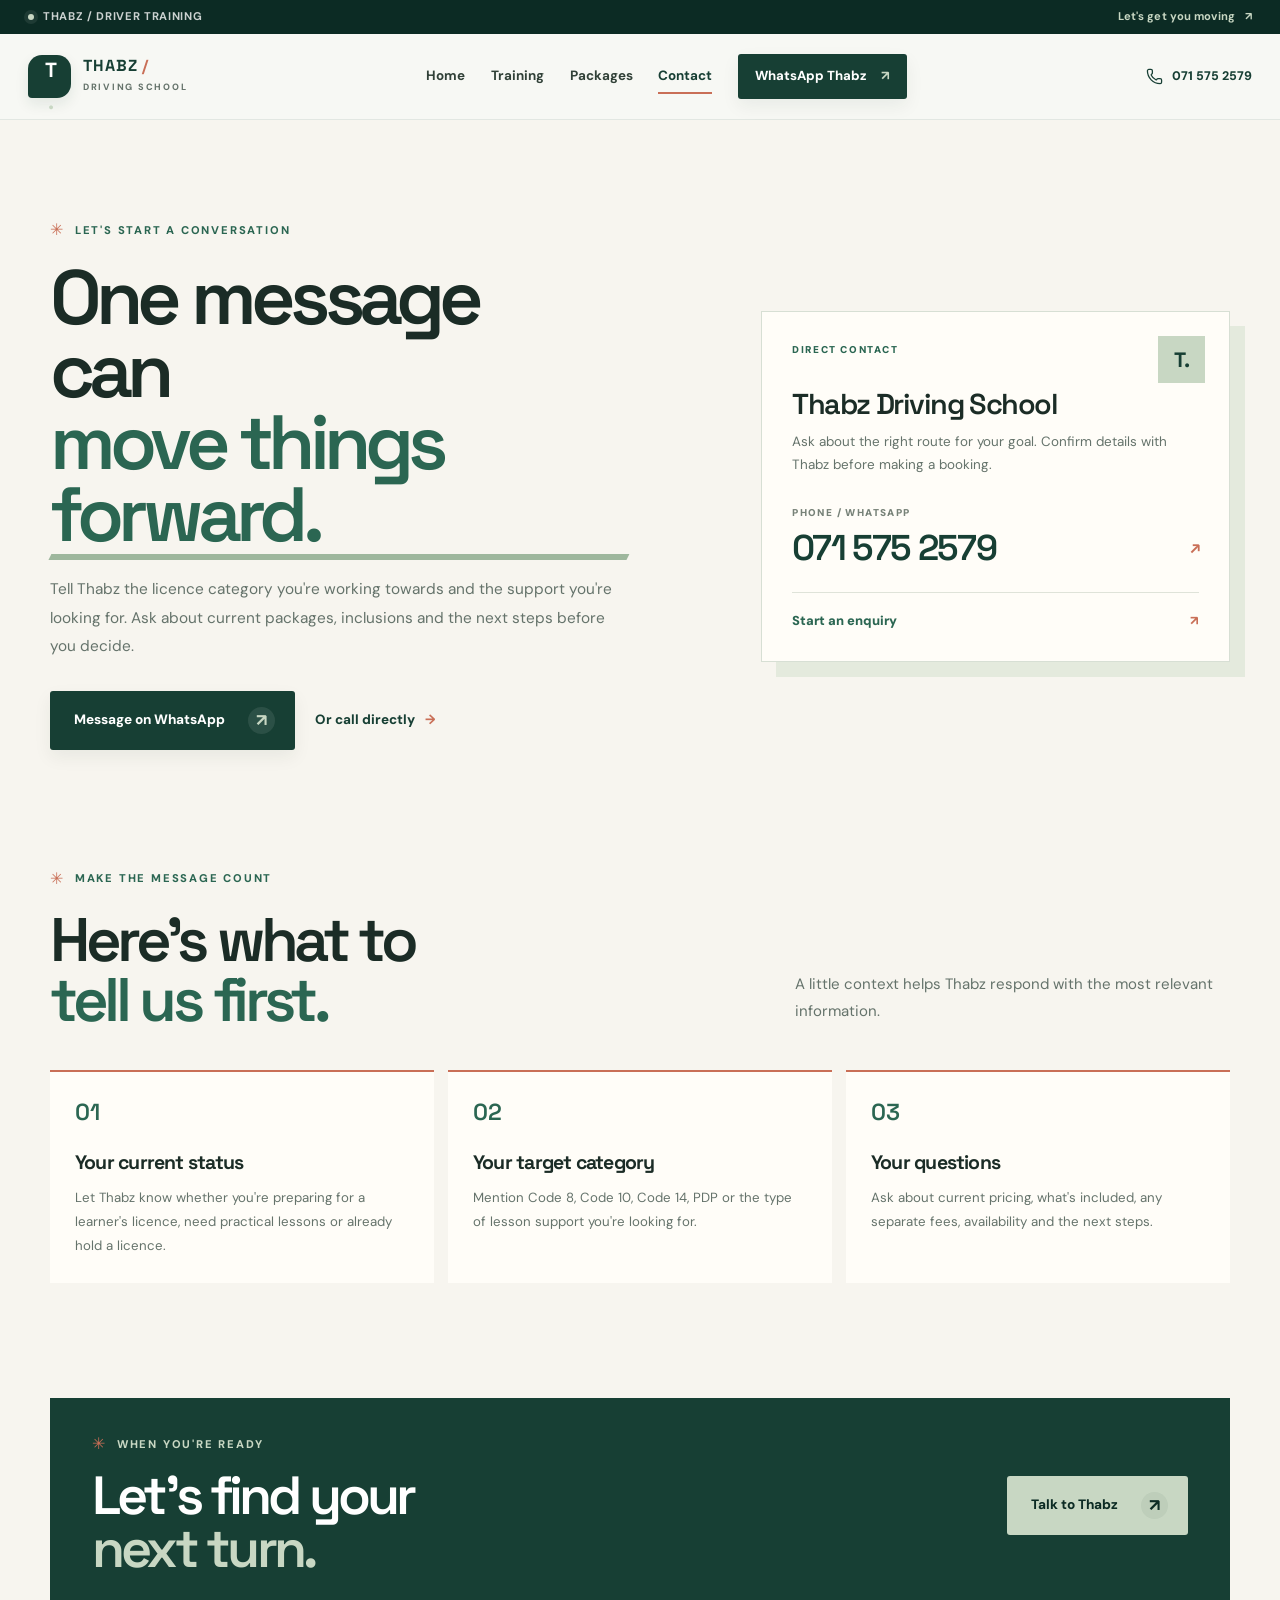
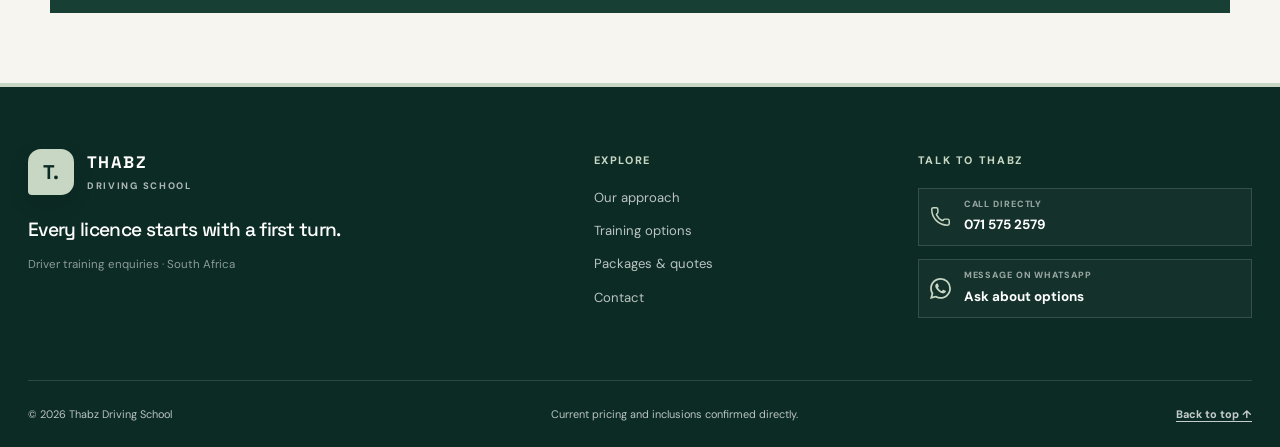
<file: contact.html>
<!doctype html>
<html lang="en-ZA">
<head>
  <meta charset="utf-8">
  <meta name="viewport" content="width=device-width, initial-scale=1">
  <meta name="theme-color" content="#173f34">
  <meta name="description" content="Contact Thabz Driving School to ask about learner's licence support, Code 8, Code 10, Code 14, PDP, driving lessons and current package details.">
  <meta property="og:title" content="Contact Thabz Driving School">
  <meta property="og:description" content="Tell Thabz what you need and ask about the next step, package inclusions and a current quote.">
  <meta property="og:type" content="website">
  <meta property="og:image" content="https://images.pexels.com/photos/9518029/pexels-photo-9518029.jpeg?auto=compress&amp;cs=tinysrgb&amp;w=1400">
  <meta name="twitter:card" content="summary_large_image">
  <meta name="twitter:title" content="Contact Thabz Driving School">
  <meta name="twitter:description" content="Tell Thabz what you need and ask about current package inclusions and a quote.">
  <meta name="twitter:image" content="https://images.pexels.com/photos/9518029/pexels-photo-9518029.jpeg?auto=compress&amp;cs=tinysrgb&amp;w=1400">
  <title>Contact Thabz Driving School | Enquiries &amp; Quotes</title>
  <link rel="icon" href="favicon.svg" type="image/svg+xml">
  <link rel="preconnect" href="https://fonts.googleapis.com">
  <link rel="preconnect" href="https://fonts.gstatic.com" crossorigin>
  <link href="https://fonts.googleapis.com/css2?family=DM+Sans:wght@400;500;600;700&family=Space+Grotesk:wght@400;500;600;700&display=swap" rel="stylesheet">
  <link rel="stylesheet" href="styles.css">
  <script defer src="script.js"></script>
</head>
<body class="inner-page">
  <a class="skip-link" href="#main-content">Skip to content</a>
  <div class="topline" id="page-top"><div class="topline-inner"><span class="topline-label"><span class="live-dot" aria-hidden="true"></span> THABZ / DRIVER TRAINING</span><a data-event="WHATSAPP_CLICK" href="https://wa.me/27715752579?text=Hi%20Thabz%20Driving%20School%2C%20I%27d%20like%20to%20enquire.">Let's get you moving <span aria-hidden="true">↗</span></a></div></div>
  <header class="site-header">
    <a class="brand" href="index.html" aria-label="Thabz Driving School home">
      <span class="brand-mark" aria-hidden="true">T<span>.</span></span>
      <span class="brand-type"><strong>THABZ<span class="brand-slash"> / </span></strong><small>DRIVING SCHOOL</small></span>
    </a>
    <button class="menu-toggle" type="button" aria-controls="primary-navigation" aria-expanded="false" aria-label="Open navigation menu"><span></span><span></span></button>
    <nav id="primary-navigation" aria-label="Main navigation">
      <a class="nav-link" href="index.html">Home</a>
      <a class="nav-link" href="services.html">Training</a>
      <a class="nav-link" href="index.html#prices">Packages</a>
      <a class="nav-link" aria-current="page" href="contact.html">Contact</a>
      <a class="nav-cta" data-event="WHATSAPP_CLICK" href="https://wa.me/27715752579?text=Hi%20Thabz%20Driving%20School%2C%20I%27d%20like%20to%20enquire.">WhatsApp Thabz <span aria-hidden="true">↗</span></a>
    </nav>
    <a class="header-call" data-event="PHONE_CLICK" href="tel:+27715752579" aria-label="Call Thabz on 071 575 2579"><svg viewBox="0 0 24 24" aria-hidden="true" focusable="false"><path d="M13.832 16.568a1 1 0 0 0 1.213-.303l.355-.465A2 2 0 0 1 17 15h3a2 2 0 0 1 2 2v3a2 2 0 0 1-2 2A18 18 0 0 1 2 4a2 2 0 0 1 2-2h3a2 2 0 0 1 2 2v3a2 2 0 0 1-.8 1.6l-.468.351a1 1 0 0 0-.292 1.233 14 14 0 0 0 6.392 6.384"/></svg><span>071 575 2579</span></a>
  </header>
  <main id="main-content" tabindex="-1">
    <section class="contact-page-hero">
      <div class="contact-page-copy"><p class="eyebrow"><span class="eyebrow-mark" aria-hidden="true">✳</span> LET'S START A CONVERSATION</p><h1>One message<br>can <em>move things forward.</em></h1><p>Tell Thabz the licence category you're working towards and the support you're looking for. Ask about current packages, inclusions and the next steps before you decide.</p><div class="contact-page-actions"><a class="button button-primary" data-event="WHATSAPP_CLICK" href="https://wa.me/27715752579?text=Hi%20Thabz%20Driving%20School%2C%20I%27d%20like%20help%20choosing%20a%20driving%20option.">Message on WhatsApp <span class="button-arrow" aria-hidden="true">↗</span></a><a class="text-link" href="tel:+27715752579">Or call directly <span aria-hidden="true">→</span></a></div></div>
      <aside class="contact-direct-card"><span class="contact-card-kicker">DIRECT CONTACT</span><div class="contact-card-emblem" aria-hidden="true">T.</div><h2>Thabz Driving School</h2><p>Ask about the right route for your goal. Confirm details with Thabz before making a booking.</p><div class="direct-number-label">PHONE / WHATSAPP</div><a class="direct-number" data-event="PHONE_CLICK" href="tel:+27715752579">071 575 2579 <span aria-hidden="true">↗</span></a><div class="contact-card-rule"></div><a class="direct-whatsapp" data-event="WHATSAPP_CLICK" href="https://wa.me/27715752579?text=Hi%20Thabz%20Driving%20School%2C%20I%27d%20like%20to%20enquire.">Start an enquiry <span aria-hidden="true">↗</span></a></aside>
    </section>
    <section class="message-guide section-shell">
      <div class="section-heading"><div><p class="eyebrow"><span class="eyebrow-mark" aria-hidden="true">✳</span> MAKE THE MESSAGE COUNT</p><h2>Here's what to<br><span>tell us first.</span></h2></div><p class="section-description">A little context helps Thabz respond with the most relevant information.</p></div>
      <div class="message-guide-grid"><article><span>01</span><h3>Your current status</h3><p>Let Thabz know whether you're preparing for a learner's licence, need practical lessons or already hold a licence.</p></article><article><span>02</span><h3>Your target category</h3><p>Mention Code 8, Code 10, Code 14, PDP or the type of lesson support you're looking for.</p></article><article><span>03</span><h3>Your questions</h3><p>Ask about current pricing, what's included, any separate fees, availability and the next steps.</p></article></div>
    </section>
    <section class="contact-bottom-cta"><div><p class="eyebrow eyebrow-light"><span class="eyebrow-mark" aria-hidden="true">✳</span> WHEN YOU'RE READY</p><h2>Let's find your<br><span>next turn.</span></h2></div><a class="button button-lime" data-event="WHATSAPP_CLICK" href="https://wa.me/27715752579?text=Hi%20Thabz%2C%20I%27m%20ready%20to%20discuss%20my%20driving%20options.">Talk to Thabz <span class="button-arrow" aria-hidden="true">↗</span></a></section>
  </main>
  <footer class="site-footer">
    <div class="footer-main">
      <div class="footer-identity">
        <a class="footer-brand" href="index.html" aria-label="Thabz Driving School home"><span class="footer-brand-mark" aria-hidden="true">T.</span><span><strong>THABZ</strong><small>DRIVING SCHOOL</small></span></a>
        <p>Every licence starts with a first turn.</p>
        <span class="footer-location-note">Driver training enquiries · South Africa</span>
      </div>
      <div class="footer-column">
        <h2>Explore</h2>
        <a href="index.html#approach">Our approach</a><a href="services.html">Training options</a><a href="index.html#prices">Packages &amp; quotes</a><a href="contact.html">Contact</a>
      </div>
      <div class="footer-column footer-connect">
        <h2>Talk to Thabz</h2>
        <a class="footer-contact-link" data-event="PHONE_CLICK" href="tel:+27715752579"><svg viewBox="0 0 24 24" aria-hidden="true" focusable="false"><path d="M13.832 16.568a1 1 0 0 0 1.213-.303l.355-.465A2 2 0 0 1 17 15h3a2 2 0 0 1 2 2v3a2 2 0 0 1-2 2A18 18 0 0 1 2 4a2 2 0 0 1 2-2h3a2 2 0 0 1 2 2v3a2 2 0 0 1-.8 1.6l-.468.351a1 1 0 0 0-.292 1.233 14 14 0 0 0 6.392 6.384"/></svg><span><small>CALL DIRECTLY</small><strong>071 575 2579</strong></span></a>
        <a class="footer-contact-link" data-event="WHATSAPP_CLICK" href="https://wa.me/27715752579?text=Hi%20Thabz%20Driving%20School%2C%20I%27d%20like%20to%20enquire."><svg viewBox="0 0 24 24" aria-hidden="true" focusable="false"><path d="M17.472 14.382c-.297-.149-1.758-.867-2.03-.967-.273-.099-.471-.148-.67.15-.197.297-.767.966-.94 1.164-.173.199-.347.223-.644.075-.297-.15-1.255-.463-2.39-1.475-.883-.788-1.48-1.761-1.653-2.059-.173-.297-.018-.458.13-.606.134-.133.298-.347.446-.52.149-.174.198-.298.298-.497.099-.198.05-.371-.025-.52-.075-.149-.669-1.612-.916-2.207-.242-.579-.487-.5-.669-.51-.173-.008-.371-.01-.57-.01-.198 0-.52.074-.792.372-.272.297-1.04 1.016-1.04 2.479 0 1.462 1.065 2.875 1.213 3.074.149.198 2.096 3.2 5.077 4.487.709.306 1.262.489 1.694.625.712.227 1.36.195 1.871.118.571-.085 1.758-.719 2.006-1.413.248-.694.248-1.289.173-1.413-.074-.124-.272-.198-.57-.347m-5.421 7.403h-.004a9.87 9.87 0 0 1-5.031-1.378l-.361-.214-3.741.982.998-3.648-.235-.374a9.86 9.86 0 0 1-1.51-5.26c.001-5.45 4.436-9.884 9.888-9.884 2.64 0 5.122 1.03 6.988 2.898a9.825 9.825 0 0 1 2.893 6.994c-.003 5.45-4.437 9.884-9.885 9.884m8.413-18.297A11.815 11.815 0 0 0 12.05 0C5.495 0 .16 5.335.157 11.892c0 2.096.547 4.142 1.588 5.945L.057 24l6.305-1.654a11.882 11.882 0 0 0 5.683 1.448h.005c6.554 0 11.89-5.335 11.893-11.893a11.821 11.821 0 0 0-3.48-8.413Z"/></svg><span><small>MESSAGE ON WHATSAPP</small><strong>Ask about options</strong></span></a>
      </div>
    </div>
    <div class="footer-bottom">
      <span>© <span data-current-year>2026</span> Thabz Driving School</span><span class="footer-legal-note">Current pricing and inclusions confirmed directly.</span><a class="footer-top-link" href="#page-top">Back to top ↑</a>
    </div>
  </footer>
</body>
</html>
</file>
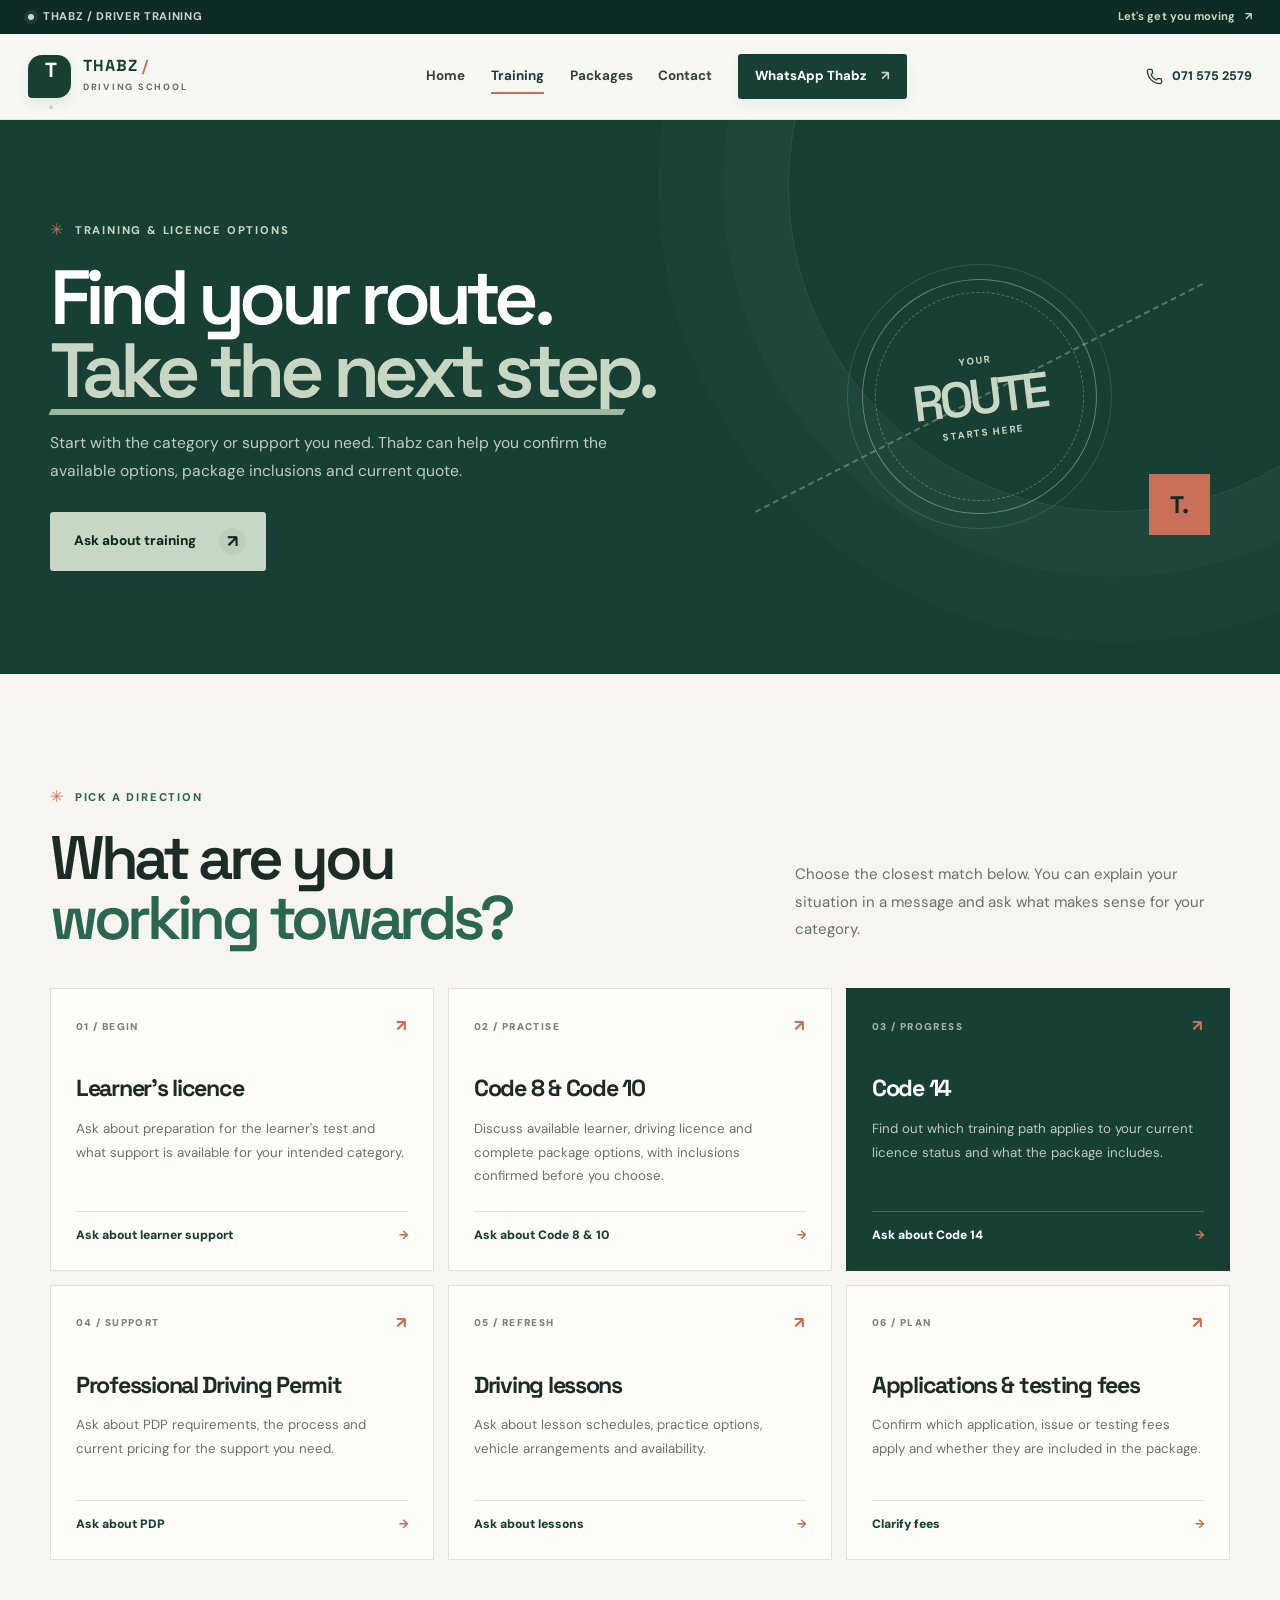
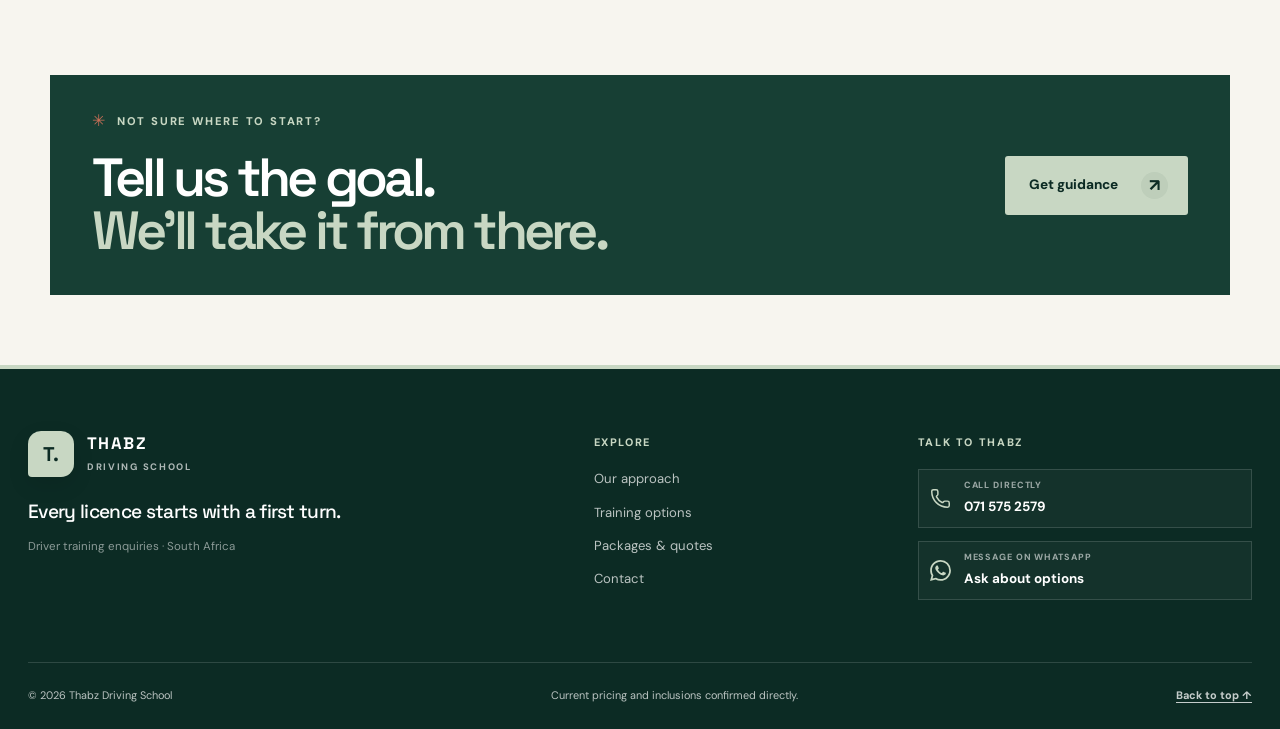
<file: services.html>
<!doctype html>
<html lang="en-ZA">
<head>
  <meta charset="utf-8">
  <meta name="viewport" content="width=device-width, initial-scale=1">
  <meta name="theme-color" content="#173f34">
  <meta name="description" content="Explore Thabz Driving School's learner's licence, Code 8, Code 10, Code 14, PDP and driving lesson options. Ask for current details directly.">
  <meta property="og:title" content="Training Options | Thabz Driving School">
  <meta property="og:description" content="Find the licence route you need and ask Thabz about training, package inclusions and current pricing.">
  <meta property="og:type" content="website">
  <meta property="og:image" content="https://images.pexels.com/photos/9518029/pexels-photo-9518029.jpeg?auto=compress&amp;cs=tinysrgb&amp;w=1400">
  <meta name="twitter:card" content="summary_large_image">
  <meta name="twitter:title" content="Training Options | Thabz Driving School">
  <meta name="twitter:description" content="Explore licence options and ask Thabz about training, package inclusions and current pricing.">
  <meta name="twitter:image" content="https://images.pexels.com/photos/9518029/pexels-photo-9518029.jpeg?auto=compress&amp;cs=tinysrgb&amp;w=1400">
  <title>Training Options | Thabz Driving School</title>
  <link rel="icon" href="favicon.svg" type="image/svg+xml">
  <link rel="preconnect" href="https://fonts.googleapis.com">
  <link rel="preconnect" href="https://fonts.gstatic.com" crossorigin>
  <link href="https://fonts.googleapis.com/css2?family=DM+Sans:wght@400;500;600;700&family=Space+Grotesk:wght@400;500;600;700&display=swap" rel="stylesheet">
  <link rel="stylesheet" href="styles.css">
  <script defer src="script.js"></script>
</head>
<body class="inner-page">
  <a class="skip-link" href="#main-content">Skip to content</a>
  <div class="topline" id="page-top"><div class="topline-inner"><span class="topline-label"><span class="live-dot" aria-hidden="true"></span> THABZ / DRIVER TRAINING</span><a data-event="WHATSAPP_CLICK" href="https://wa.me/27715752579?text=Hi%20Thabz%2C%20I%27d%20like%20to%20ask%20about%20training%20options.">Let's get you moving <span aria-hidden="true">↗</span></a></div></div>
  <header class="site-header">
    <a class="brand" href="index.html" aria-label="Thabz Driving School home">
      <span class="brand-mark" aria-hidden="true">T<span>.</span></span>
      <span class="brand-type"><strong>THABZ<span class="brand-slash"> / </span></strong><small>DRIVING SCHOOL</small></span>
    </a>
    <button class="menu-toggle" type="button" aria-controls="primary-navigation" aria-expanded="false" aria-label="Open navigation menu"><span></span><span></span></button>
    <nav id="primary-navigation" aria-label="Main navigation">
      <a class="nav-link" href="index.html">Home</a>
      <a class="nav-link" aria-current="page" href="services.html">Training</a>
      <a class="nav-link" href="index.html#prices">Packages</a>
      <a class="nav-link" href="contact.html">Contact</a>
      <a class="nav-cta" data-event="WHATSAPP_CLICK" href="https://wa.me/27715752579?text=Hi%20Thabz%20Driving%20School%2C%20I%27d%20like%20to%20enquire.">WhatsApp Thabz <span aria-hidden="true">↗</span></a>
    </nav>
    <a class="header-call" data-event="PHONE_CLICK" href="tel:+27715752579" aria-label="Call Thabz on 071 575 2579"><svg viewBox="0 0 24 24" aria-hidden="true" focusable="false"><path d="M13.832 16.568a1 1 0 0 0 1.213-.303l.355-.465A2 2 0 0 1 17 15h3a2 2 0 0 1 2 2v3a2 2 0 0 1-2 2A18 18 0 0 1 2 4a2 2 0 0 1 2-2h3a2 2 0 0 1 2 2v3a2 2 0 0 1-.8 1.6l-.468.351a1 1 0 0 0-.292 1.233 14 14 0 0 0 6.392 6.384"/></svg><span>071 575 2579</span></a>
  </header>
  <main id="main-content" tabindex="-1">
    <section class="inner-hero">
      <div class="inner-hero-copy"><p class="eyebrow eyebrow-light"><span class="eyebrow-mark" aria-hidden="true">✳</span> TRAINING &amp; LICENCE OPTIONS</p><h1>Find your route.<br><em>Take the next step.</em></h1><p>Start with the category or support you need. Thabz can help you confirm the available options, package inclusions and current quote.</p><a class="button button-lime" data-event="WHATSAPP_CLICK" href="https://wa.me/27715752579?text=Hi%20Thabz%2C%20please%20help%20me%20understand%20the%20training%20options.">Ask about training <span class="button-arrow" aria-hidden="true">↗</span></a></div>
      <div class="inner-hero-art" aria-hidden="true"><div class="route-circle"><span>YOUR</span><strong>ROUTE</strong><span>STARTS HERE</span></div><div class="route-art-line"></div><span class="route-art-mark">T.</span></div>
    </section>
    <section class="service-detail-section section-shell">
      <div class="section-heading"><div><p class="eyebrow"><span class="eyebrow-mark" aria-hidden="true">✳</span> PICK A DIRECTION</p><h2>What are you<br><span>working towards?</span></h2></div><p class="section-description">Choose the closest match below. You can explain your situation in a message and ask what makes sense for your category.</p></div>
      <div class="service-detail-grid">
        <article class="service-detail-card"><div class="service-card-top"><span>01 / BEGIN</span><span aria-hidden="true">↗</span></div><h3>Learner's licence</h3><p>Ask about preparation for the learner's test and what support is available for your intended category.</p><a data-event="WHATSAPP_CLICK" href="https://wa.me/27715752579?text=Hi%20Thabz%2C%20I%27d%20like%20to%20ask%20about%20learner%27s%20licence%20support.">Ask about learner support <span aria-hidden="true">→</span></a></article>
        <article class="service-detail-card"><div class="service-card-top"><span>02 / PRACTISE</span><span aria-hidden="true">↗</span></div><h3>Code 8 &amp; Code 10</h3><p>Discuss available learner, driving licence and complete package options, with inclusions confirmed before you choose.</p><a data-event="WHATSAPP_CLICK" href="https://wa.me/27715752579?text=Hi%20Thabz%2C%20please%20share%20the%20current%20Code%208%20and%20Code%2010%20options.">Ask about Code 8 &amp; 10 <span aria-hidden="true">→</span></a></article>
        <article class="service-detail-card service-detail-card-dark"><div class="service-card-top"><span>03 / PROGRESS</span><span aria-hidden="true">↗</span></div><h3>Code 14</h3><p>Find out which training path applies to your current licence status and what the package includes.</p><a data-event="WHATSAPP_CLICK" href="https://wa.me/27715752579?text=Hi%20Thabz%2C%20please%20share%20the%20current%20Code%2014%20options.">Ask about Code 14 <span aria-hidden="true">→</span></a></article>
        <article class="service-detail-card" id="pdp"><div class="service-card-top"><span>04 / SUPPORT</span><span aria-hidden="true">↗</span></div><h3>Professional Driving Permit</h3><p>Ask about PDP requirements, the process and current pricing for the support you need.</p><a data-event="WHATSAPP_CLICK" href="https://wa.me/27715752579?text=Hi%20Thabz%2C%20please%20explain%20the%20PDP%20option%20and%20current%20requirements.">Ask about PDP <span aria-hidden="true">→</span></a></article>
        <article class="service-detail-card" id="lessons"><div class="service-card-top"><span>05 / REFRESH</span><span aria-hidden="true">↗</span></div><h3>Driving lessons</h3><p>Ask about lesson schedules, practice options, vehicle arrangements and availability.</p><a data-event="WHATSAPP_CLICK" href="https://wa.me/27715752579?text=Hi%20Thabz%2C%20please%20tell%20me%20about%20driving%20lesson%20availability%20and%20options.">Ask about lessons <span aria-hidden="true">→</span></a></article>
        <article class="service-detail-card" id="fees"><div class="service-card-top"><span>06 / PLAN</span><span aria-hidden="true">↗</span></div><h3>Applications &amp; testing fees</h3><p>Confirm which application, issue or testing fees apply and whether they are included in the package.</p><a data-event="WHATSAPP_CLICK" href="https://wa.me/27715752579?text=Hi%20Thabz%2C%20please%20clarify%20the%20application%20and%20testing%20fees%20for%20my%20licence%20category.">Clarify fees <span aria-hidden="true">→</span></a></article>
      </div>
    </section>
    <section class="service-close"><div><p class="eyebrow eyebrow-light"><span class="eyebrow-mark" aria-hidden="true">✳</span> NOT SURE WHERE TO START?</p><h2>Tell us the goal.<br><span>We'll take it from there.</span></h2></div><a class="button button-lime" data-event="WHATSAPP_CLICK" href="https://wa.me/27715752579?text=Hi%20Thabz%2C%20I%27m%20not%20sure%20which%20option%20fits%20my%20situation.%20Can%20you%20guide%20me%3F">Get guidance <span class="button-arrow" aria-hidden="true">↗</span></a></section>
  </main>
  <footer class="site-footer">
    <div class="footer-main">
      <div class="footer-identity">
        <a class="footer-brand" href="index.html" aria-label="Thabz Driving School home"><span class="footer-brand-mark" aria-hidden="true">T.</span><span><strong>THABZ</strong><small>DRIVING SCHOOL</small></span></a>
        <p>Every licence starts with a first turn.</p>
        <span class="footer-location-note">Driver training enquiries · South Africa</span>
      </div>
      <div class="footer-column">
        <h2>Explore</h2>
        <a href="index.html#approach">Our approach</a><a href="services.html">Training options</a><a href="index.html#prices">Packages &amp; quotes</a><a href="contact.html">Contact</a>
      </div>
      <div class="footer-column footer-connect">
        <h2>Talk to Thabz</h2>
        <a class="footer-contact-link" data-event="PHONE_CLICK" href="tel:+27715752579"><svg viewBox="0 0 24 24" aria-hidden="true" focusable="false"><path d="M13.832 16.568a1 1 0 0 0 1.213-.303l.355-.465A2 2 0 0 1 17 15h3a2 2 0 0 1 2 2v3a2 2 0 0 1-2 2A18 18 0 0 1 2 4a2 2 0 0 1 2-2h3a2 2 0 0 1 2 2v3a2 2 0 0 1-.8 1.6l-.468.351a1 1 0 0 0-.292 1.233 14 14 0 0 0 6.392 6.384"/></svg><span><small>CALL DIRECTLY</small><strong>071 575 2579</strong></span></a>
        <a class="footer-contact-link" data-event="WHATSAPP_CLICK" href="https://wa.me/27715752579?text=Hi%20Thabz%20Driving%20School%2C%20I%27d%20like%20to%20enquire."><svg viewBox="0 0 24 24" aria-hidden="true" focusable="false"><path d="M17.472 14.382c-.297-.149-1.758-.867-2.03-.967-.273-.099-.471-.148-.67.15-.197.297-.767.966-.94 1.164-.173.199-.347.223-.644.075-.297-.15-1.255-.463-2.39-1.475-.883-.788-1.48-1.761-1.653-2.059-.173-.297-.018-.458.13-.606.134-.133.298-.347.446-.52.149-.174.198-.298.298-.497.099-.198.05-.371-.025-.52-.075-.149-.669-1.612-.916-2.207-.242-.579-.487-.5-.669-.51-.173-.008-.371-.01-.57-.01-.198 0-.52.074-.792.372-.272.297-1.04 1.016-1.04 2.479 0 1.462 1.065 2.875 1.213 3.074.149.198 2.096 3.2 5.077 4.487.709.306 1.262.489 1.694.625.712.227 1.36.195 1.871.118.571-.085 1.758-.719 2.006-1.413.248-.694.248-1.289.173-1.413-.074-.124-.272-.198-.57-.347m-5.421 7.403h-.004a9.87 9.87 0 0 1-5.031-1.378l-.361-.214-3.741.982.998-3.648-.235-.374a9.86 9.86 0 0 1-1.51-5.26c.001-5.45 4.436-9.884 9.888-9.884 2.64 0 5.122 1.03 6.988 2.898a9.825 9.825 0 0 1 2.893 6.994c-.003 5.45-4.437 9.884-9.885 9.884m8.413-18.297A11.815 11.815 0 0 0 12.05 0C5.495 0 .16 5.335.157 11.892c0 2.096.547 4.142 1.588 5.945L.057 24l6.305-1.654a11.882 11.882 0 0 0 5.683 1.448h.005c6.554 0 11.89-5.335 11.893-11.893a11.821 11.821 0 0 0-3.48-8.413Z"/></svg><span><small>MESSAGE ON WHATSAPP</small><strong>Ask about options</strong></span></a>
      </div>
    </div>
    <div class="footer-bottom">
      <span>© <span data-current-year>2026</span> Thabz Driving School</span><span class="footer-legal-note">Current pricing and inclusions confirmed directly.</span><a class="footer-top-link" href="#page-top">Back to top ↑</a>
    </div>
  </footer>
</body>
</html>
</file>
<file: styles.css>
:root {
  color-scheme: light;
  --forest: #173f34;
  --forest-deep: #0c2b24;
  --forest-bright: #2b6652;
  --lime: #c8d7c3;
  --lime-dark: #9eb79d;
  --paper: #f7f5ef;
  --paper-2: #eeeee5;
  --white: #fffdf8;
  --ink: #1b2c26;
  --muted: #65736b;
  --line: #dfe3d9;
  --coral: #c96f57;
  --font-body: "DM Sans", Arial, sans-serif;
  --font-display: "Space Grotesk", "DM Sans", sans-serif;
  font-synthesis: none;
  text-rendering: optimizeLegibility;
  -webkit-font-smoothing: antialiased;
  -moz-osx-font-smoothing: grayscale;
}
* { box-sizing: border-box; }
html { scroll-behavior: smooth; scroll-padding-top: 104px; }
body { margin: 0; color: var(--ink); background: var(--paper); font-family: var(--font-body); line-height: 1.55; overflow-x: clip; }
body, button, a { -webkit-tap-highlight-color: transparent; }
img, svg { display: block; max-width: 100%; }
a { color: inherit; }
button, input, textarea, select { font: inherit; }
button { cursor: pointer; }
::selection { color: var(--forest-deep); background: var(--lime); }
a:focus-visible, button:focus-visible, summary:focus-visible { outline: 3px solid var(--coral); outline-offset: 4px; }
h1, h2, h3, p { overflow-wrap: break-word; }
h1, h2, h3 { font-family: var(--font-display); }
h1 { margin: 0; font-size: clamp(3.35rem, 6.4vw, 6.6rem); line-height: .94; font-weight: 600; letter-spacing: -.075em; }
h1 em, h2 em { font-style: normal; }
h1 em { color: var(--forest-bright); display: inline-block; position: relative; }
h1 em::after { position: absolute; content: ""; left: 0; right: 5%; bottom: -.12em; height: .075em; min-height: 4px; background: var(--lime-dark); transform: skewX(-26deg); transform-origin: left; animation: underline-in .8s .35s both cubic-bezier(.2,.7,.1,1); }
h2 { margin: 0; font-size: clamp(2.6rem, 4.8vw, 4.4rem); line-height: .98; font-weight: 600; letter-spacing: -.07em; }
h2 > span { color: var(--forest-bright); }
p { margin-top: 0; }
.eyebrow { display: flex; align-items: center; gap: 10px; margin: 0 0 23px; color: var(--forest-bright); font-size: .7rem; line-height: 1.3; font-weight: 800; letter-spacing: .16em; text-transform: uppercase; }
.eyebrow-mark { color: var(--coral); font-size: 1rem; line-height: 1; }
.eyebrow-light { color: var(--lime); }
.skip-link { position: fixed; z-index: 1000; top: -100px; left: 16px; padding: 12px 16px; border-radius: 4px; background: var(--lime); color: var(--forest-deep); font-weight: 800; text-decoration: none; }
.skip-link:focus { top: 14px; }
.topline { background: var(--forest-deep); color: #ffffffc9; }
.topline-inner { width: min(1320px, calc(100% - 56px)); min-height: 34px; margin: auto; display: flex; align-items: center; justify-content: space-between; gap: 16px; font-size: .7rem; letter-spacing: .06em; }
.topline-label { display: inline-flex; align-items: center; gap: 9px; font-weight: 700; }
.live-dot { width: 6px; height: 6px; display: inline-block; border-radius: 50%; background: var(--lime); box-shadow: 0 0 0 4px #c8d7c318; }
.topline-inner > a { display: inline-flex; align-items: center; gap: 10px; color: var(--lime); font-weight: 700; text-decoration: none; letter-spacing: .01em; }
.topline-inner > a span { transition: transform .2s ease; }
.topline-inner > a:hover span { transform: translate(3px,-3px); }
.site-header { position: sticky; z-index: 100; top: 0; min-height: 82px; padding: 0 max(28px, calc((100% - 1320px) / 2)); display: flex; align-items: center; justify-content: space-between; gap: 28px; background: #f5f4edf0; border-bottom: 1px solid #1a3d2b12; backdrop-filter: blur(16px); transition: box-shadow .25s ease, background .25s ease; }
.site-header.is-scrolled { background: #f5f4edf7; box-shadow: 0 10px 30px #092a2010; }
.brand { display: inline-flex; align-items: center; gap: 12px; flex-shrink: 0; text-decoration: none; }
.brand-mark { position: relative; display: grid; place-items: center; width: 43px; height: 43px; border-radius: 14px 14px 14px 4px; background: var(--forest); color: white; font-family: var(--font-display); font-size: 1.28rem; font-weight: 700; letter-spacing: -.1em; box-shadow: 0 6px 14px #103b2c18; }
.brand-mark > span { color: var(--lime); }
.brand-type strong, .brand-type small { display: block; }
.brand-type strong { color: var(--forest); font: 700 1rem/1 var(--font-display); letter-spacing: .055em; }
.brand-slash { color: var(--coral); }
.brand-type small { margin-top: 6px; color: var(--muted); font-size: .57rem; font-weight: 800; letter-spacing: .19em; }
.site-header nav { display: flex; align-items: center; justify-content: flex-end; gap: clamp(20px, 3vw, 42px); }
.nav-link { position: relative; padding: 12px 0; color: #314138; font-size: .84rem; font-weight: 700; text-decoration: none; transition: color .2s ease; }
.nav-link::after { position: absolute; content: ""; bottom: 5px; left: 0; width: 100%; height: 2px; background: var(--coral); transform: scaleX(0); transform-origin: right; transition: transform .25s cubic-bezier(.2,.7,.2,1); }
.nav-link:hover, .nav-link.is-current { color: var(--forest-bright); }
.nav-link:hover::after, .nav-link.is-current::after { transform: scaleX(1); transform-origin: left; }
.nav-cta { min-height: 44px; padding: 12px 16px 12px 19px; display: inline-flex; align-items: center; justify-content: center; gap: 20px; border-radius: 3px; background: var(--forest); color: white; font-size: .82rem; font-weight: 800; text-decoration: none; transition: background .2s ease, transform .2s ease; }
.nav-cta span { color: var(--lime); transition: transform .2s ease; }
.nav-cta:hover { background: var(--forest-bright); transform: translateY(-1px); }
.nav-cta:hover span { transform: translate(2px,-2px); }
.menu-toggle { display: none; }
.hero { position: relative; width: min(1320px, calc(100% - 56px)); min-height: 630px; margin: auto; padding: clamp(56px, 7vw, 94px) 0 clamp(74px, 8vw, 110px); display: grid; grid-template-columns: minmax(0, .92fr) minmax(440px, 1.08fr); align-items: center; gap: clamp(42px, 6vw, 100px); }
.hero-copy { position: relative; z-index: 2; max-width: 640px; padding-bottom: 8px; }
.hero-copy .eyebrow { margin-bottom: 27px; }
.hero-intro { max-width: 500px; margin: 27px 0 0; color: #526056; font-size: clamp(1rem, 1.2vw, 1.13rem); line-height: 1.8; }
.hero-actions, .contact-page-actions { display: flex; align-items: center; flex-wrap: wrap; gap: 22px; margin-top: 31px; }
.button { min-height: 52px; padding: 15px 19px 15px 23px; display: inline-flex; align-items: center; justify-content: center; gap: 23px; border: 1px solid transparent; border-radius: 3px; font-size: .85rem; font-weight: 800; line-height: 1.1; text-decoration: none; transition: transform .2s ease, background .2s ease, box-shadow .2s ease; }
.button-primary { background: var(--forest); color: white; box-shadow: 0 8px 0 #103b2c13; }
.button-primary:hover { background: var(--forest-bright); transform: translateY(-3px); box-shadow: 0 12px 20px #103b2c19; }
.button-arrow { display: inline-grid; place-items: center; width: 27px; height: 27px; border-radius: 50%; background: #ffffff17; color: var(--lime); font-size: 1.08rem; transition: transform .2s ease; }
.button:hover .button-arrow { transform: translate(2px,-2px); }
.button-lime { background: var(--lime); color: var(--forest-deep); }
.button-lime .button-arrow { color: var(--forest-deep); background: #103b2c0e; }
.button-lime:hover { background: #d8e4d3; transform: translateY(-2px); }
.text-link { display: inline-flex; align-items: center; gap: 10px; color: var(--forest); font-size: .84rem; font-weight: 800; text-decoration: none; }
.text-link > span { color: var(--coral); transition: transform .2s ease; }
.text-link:hover > span { transform: translate(0,3px); }
.hero-meta { display: flex; align-items: center; flex-wrap: wrap; gap: 13px; margin-top: 35px; color: #57665b; font-size: .72rem; font-weight: 750; }
.hero-meta i { width: 4px; height: 4px; border-radius: 50%; background: var(--coral); }
.hero-note { display: flex; align-items: center; gap: 10px; margin-top: 23px; color: #6c776e; font-size: .72rem; }
.hero-note-line { display: inline-block; width: 30px; height: 1px; background: var(--coral); }
.hero-visual { position: relative; min-width: 0; padding: 0 0 25px 17px; }
.hero-photo-frame { position: relative; z-index: 1; height: clamp(430px, 45vw, 590px); overflow: hidden; background: #c7d0c5; border-radius: 190px 5px 5px 5px; box-shadow: 0 32px 70px #102b1b24; isolation: isolate; }
.hero-photo-frame::after { position: absolute; content: ""; z-index: 0; inset: 44% 0 0; background: linear-gradient(180deg, transparent, #061b13d9); pointer-events: none; }
.hero-photo-frame img { width: 100%; height: 100%; object-fit: cover; object-position: 49% center; transition: transform 1.2s cubic-bezier(.2,.7,.2,1); }
.hero-photo-frame:hover img { transform: scale(1.035); }
.photo-topline { position: absolute; z-index: 2; top: 23px; left: 25px; right: 24px; display: flex; align-items: center; justify-content: space-between; color: white; font-size: .63rem; font-weight: 800; letter-spacing: .14em; }
.photo-index { padding: 8px 10px; border: 1px solid #ffffff72; background: #0d2e2261; backdrop-filter: blur(10px); }
.photo-cross { display: grid; place-items: center; width: 40px; height: 40px; background: var(--lime); color: var(--forest-deep); font-size: 1.2rem; }
.photo-caption { position: absolute; z-index: 2; left: 23px; right: 23px; bottom: 24px; display: flex; align-items: center; gap: 13px; color: white; }
.caption-spark { display: grid; place-items: center; width: 45px; height: 45px; flex: 0 0 45px; background: var(--lime); color: var(--forest-deep); font-size: 1.32rem; }
.photo-caption strong, .photo-caption small { display: block; }
.photo-caption strong { font: 600 1.18rem/1.2 var(--font-display); letter-spacing: -.03em; }
.photo-caption small { margin-top: 4px; color: #ffffffc7; font-size: .77rem; }
.hero-orbit { position: absolute; pointer-events: none; border: 1px solid #103b2c; border-radius: 50%; }
.orbit-one { z-index: 0; width: 120px; height: 120px; left: -39px; bottom: 64px; border-color: #ef816b; }
.orbit-two { z-index: 0; width: 165px; height: 165px; left: -61px; bottom: 42px; border-color: #ef816b7a; }
.image-credit { position: absolute; bottom: 0; right: 0; color: #758076; font-size: .62rem; }
.image-credit a { color: #4f5f53; text-underline-offset: 3px; }
.scroll-cue { position: absolute; bottom: 19px; left: 0; display: inline-flex; align-items: center; gap: 11px; color: #6c776e; font-size: .6rem; font-weight: 800; letter-spacing: .14em; text-decoration: none; }
.scroll-cue-line { width: 30px; height: 1px; background: var(--coral); transform-origin: left; animation: cue-line 1.8s ease-in-out infinite; }
.motion-ticker { overflow: hidden; padding: 18px 0 19px; background: var(--lime); color: var(--forest-deep); transform: rotate(-.3deg) scale(1.01); }
.ticker-track { min-width: max-content; display: flex; align-items: center; gap: clamp(25px, 4vw, 62px); animation: ticker-scroll 36s linear infinite; white-space: nowrap; font: 700 clamp(.76rem, 1.2vw, .98rem)/1 var(--font-display); letter-spacing: .12em; }
.ticker-track b { color: var(--coral); font-size: 1.3rem; }
.approach-section { position: relative; overflow: hidden; padding: clamp(80px, 9vw, 128px) 0; background: var(--forest); color: white; }
.approach-section::before { position: absolute; content: ""; right: -110px; top: -160px; width: 450px; height: 450px; border: 1px solid #ffffff17; border-radius: 50%; box-shadow: 0 0 0 40px #ffffff06, 0 0 0 80px #ffffff04; }
.approach-inner { position: relative; width: min(1180px, calc(100% - 56px)); margin: auto; display: grid; grid-template-columns: minmax(0, .88fr) minmax(0, 1.12fr); align-items: center; gap: clamp(45px, 9vw, 145px); }
.approach-intro h2 { font-size: clamp(2.9rem, 4.8vw, 4.65rem); }
.approach-intro h2 span { color: var(--lime); }
.approach-intro > p:not(.eyebrow) { max-width: 420px; margin: 22px 0 0; color: #ffffffba; font-size: .98rem; line-height: 1.8; }
.approach-link { display: inline-flex; align-items: center; gap: 18px; margin-top: 28px; padding-bottom: 8px; border-bottom: 1px solid #ffffff4a; color: white; font-size: .83rem; font-weight: 800; text-decoration: none; }
.approach-link span { color: var(--lime); transition: transform .2s ease; }
.approach-link:hover span { transform: translate(3px,-3px); }
.approach-steps { position: relative; display: grid; gap: 0; }
.approach-step { position: relative; z-index: 1; display: grid; grid-template-columns: 46px 1fr; gap: 18px; padding: 23px 0 25px; border-bottom: 1px solid #ffffff24; }
.approach-step:first-child { border-top: 1px solid #ffffff24; }
.step-number { display: grid; place-items: center; width: 42px; height: 42px; border: 1px solid #c8d7c370; border-radius: 50%; color: var(--lime); font: 600 .79rem var(--font-display); }
.approach-step h3 { margin: 2px 0 7px; font-size: 1.15rem; line-height: 1.25; letter-spacing: -.035em; }
.approach-step p { max-width: 430px; margin: 0; color: #ffffffad; font-size: .83rem; line-height: 1.75; }
.route-line { position: absolute; top: 20px; left: 20px; bottom: 20px; width: 1px; z-index: 0; background: repeating-linear-gradient(to bottom, #c8d7c3 0 6px, transparent 6px 13px); opacity: .3; }
.route-line span { position: absolute; top: 0; left: -4px; width: 9px; height: 9px; border-radius: 50%; background: var(--lime); animation: route-dot 5s ease-in-out infinite; }
.section-shell { width: min(1180px, calc(100% - 56px)); margin: auto; padding: clamp(76px, 9vw, 124px) 0; }
.section-heading { display: flex; align-items: end; justify-content: space-between; gap: 44px; margin-bottom: 40px; }
.section-heading h2 > span { color: var(--forest-bright); }
.section-description { max-width: 435px; margin: 0 0 4px; color: var(--muted); font-size: .94rem; line-height: 1.85; }
.training-grid { display: grid; grid-template-columns: repeat(3, minmax(0, 1fr)); gap: 15px; }
.training-card { position: relative; min-width: 0; min-height: 380px; padding: 25px 25px 23px; display: flex; flex-direction: column; border: 1px solid #dce2d8; background: var(--white); overflow: hidden; transition: transform .3s cubic-bezier(.2,.7,.2,1), box-shadow .3s ease, border-color .3s ease; }
.training-card:hover { transform: translateY(-7px); box-shadow: 0 22px 45px #102b1b12; border-color: #bac8b8; }
.card-top { display: flex; align-items: center; justify-content: space-between; gap: 16px; color: #718075; font-size: .63rem; font-weight: 800; letter-spacing: .15em; }
.card-arrow { display: grid; place-items: center; width: 33px; height: 33px; border: 1px solid #dce2d8; border-radius: 50%; color: var(--forest); font-size: 1rem; transition: transform .25s ease, background .2s ease; }
.training-card:hover .card-arrow { transform: rotate(45deg); background: var(--lime); border-color: var(--lime); }
.card-photo { position: relative; height: 158px; margin: 18px 0 18px; overflow: hidden; isolation: isolate; background: #dfe4dc; }
.card-photo::after { position: absolute; content: ""; inset: 45% 0 0; z-index: 1; background: linear-gradient(180deg, transparent, #0c2b2426); pointer-events: none; }
.card-photo img { display: block; width: 100%; height: 100%; object-fit: cover; object-position: center 45%; transition: transform .65s cubic-bezier(.2,.7,.2,1), filter .35s ease; }
.training-card:hover .card-photo img { transform: scale(1.045); }
.card-photo-learner img { object-position: center 42%; }
.card-photo-road img { object-position: center 54%; }
.card-photo-pdp img { object-position: center 46%; }
.training-card h3 { margin: 7px 0 12px; font-size: 1.55rem; line-height: 1.12; letter-spacing: -.055em; }
.training-card p { margin: 0 0 20px; color: #647067; font-size: .85rem; line-height: 1.75; }
.training-card > a { display: flex; align-items: center; justify-content: space-between; gap: 12px; margin-top: auto; padding-top: 17px; border-top: 1px solid #e1e5dd; color: var(--forest); font-size: .79rem; font-weight: 800; text-decoration: none; }
.training-card > a span { color: var(--coral); transition: transform .2s ease; }
.training-card > a:hover span { transform: translateX(4px); }
.training-card-featured { background: #ebf0e5; border-color: #d1ddcc; }
.training-card-dark { background: var(--forest); border-color: var(--forest); color: white; }
.training-card-dark .card-top { color: #ffffff9c; }
.training-card-dark .card-arrow { border-color: #ffffff4d; color: var(--lime); }
.training-card-dark h3 { color: white; }
.training-card-dark p { color: #ffffffb4; }
.training-card-dark > a { border-color: #ffffff36; color: white; }
.packages-section { padding: clamp(75px, 9vw, 122px) 0; background: #e9ede3; }
.packages-inner { width: min(1180px, calc(100% - 56px)); margin: auto; }
.packages-heading { margin-bottom: 40px; }
.packages-heading h2 { font-size: clamp(2.8rem, 4.8vw, 4.3rem); }
.package-heading-side { max-width: 430px; }
.package-heading-side p { margin: 0; color: var(--muted); font-size: .92rem; line-height: 1.8; }
.heading-route { display: flex; align-items: center; gap: 12px; margin-top: 16px; color: var(--forest-bright); font-size: .62rem; font-weight: 900; letter-spacing: .17em; }
.heading-route b { color: var(--coral); font-size: 1.2rem; }
.package-grid { display: grid; grid-template-columns: 1fr 1fr; gap: 16px; }
.package-card { padding: clamp(25px, 3vw, 39px); background: var(--white); border: 1px solid #d6dfd3; transition: transform .3s ease, box-shadow .3s ease; }
.package-card:hover { transform: translateY(-4px); box-shadow: 0 22px 45px #102b1b10; }
.package-card-contrast { background: var(--forest); border-color: var(--forest); color: white; }
.package-label { display: flex; align-items: center; justify-content: space-between; gap: 15px; color: var(--forest-bright); font-size: .65rem; font-weight: 900; letter-spacing: .13em; }
.package-card-contrast .package-label { color: var(--lime); }
.package-number { display: grid; place-items: center; width: 37px; height: 37px; border: 1px solid #103b2c2b; border-radius: 50%; font: 600 1rem var(--font-display); }
.package-card-contrast .package-number { border-color: #ffffff44; }
.package-card h3 { max-width: 410px; margin: 21px 0 13px; font-size: clamp(1.65rem, 2.6vw, 2.2rem); line-height: 1.06; letter-spacing: -.06em; }
.package-card > p { max-width: 480px; margin: 0; color: #667168; font-size: .88rem; line-height: 1.8; }
.package-card-contrast > p { color: #ffffffb6; }
.package-card ul { margin: 20px 0 23px; padding: 0; display: grid; gap: 9px; list-style: none; }
.package-card li { position: relative; padding-left: 21px; color: #4d5c51; font-size: .8rem; }
.package-card li::before { position: absolute; content: "✓"; left: 0; color: var(--forest-bright); font-weight: 900; }
.package-card-contrast li { color: #ffffffca; }
.package-card-contrast li::before { color: var(--lime); }
.package-link { display: flex; align-items: center; justify-content: space-between; gap: 16px; padding-top: 16px; border-top: 1px solid #dfe5dc; color: var(--forest); font-size: .8rem; font-weight: 850; text-decoration: none; }
.package-card-contrast .package-link { border-color: #ffffff40; color: var(--lime); }
.package-link span { transition: transform .2s ease; }
.package-link:hover span { transform: translate(3px,-3px); }
.extras-panel { margin-top: 17px; padding: 22px 26px; display: grid; grid-template-columns: 1.4fr repeat(3, 1fr); align-items: center; gap: 16px; border: 1px solid #d1dace; background: #f5f6ef; }
.extras-title { display: flex; align-items: center; gap: 13px; }
.extras-title > .eyebrow-mark { display: grid; place-items: center; width: 38px; height: 38px; flex: 0 0 38px; border: 1px solid #d9dfd5; border-radius: 50%; font-size: 1rem; }
.extra-kicker { display: block; margin-bottom: 4px; color: #788379; font-size: .58rem; font-weight: 900; letter-spacing: .1em; }
.extras-title h3 { margin: 0; font-size: 1.08rem; letter-spacing: -.04em; }
.extra-option { min-height: 48px; padding: 0 0 0 17px; display: flex; align-items: center; justify-content: space-between; gap: 12px; border-left: 1px solid #d3dbcf; font-size: .76rem; font-weight: 800; text-decoration: none; }
.extra-option span:last-child { color: var(--coral); }
.extra-option:hover span:last-child { transform: translate(3px,-3px); }
.extra-option span:last-child { transition: transform .2s ease; }
.pricing-note { max-width: 730px; margin: 17px 0 0; color: #6d786e; font-size: .72rem; line-height: 1.7; }
.faq-section { padding-bottom: clamp(80px, 9vw, 120px); }
.faq-list { max-width: 900px; margin-left: auto; border-top: 1px solid var(--line); }
.faq-item { border-bottom: 1px solid var(--line); }
.faq-item summary { padding: 21px 0; display: flex; align-items: center; justify-content: space-between; gap: 20px; cursor: pointer; list-style: none; font: 600 1.07rem/1.3 var(--font-display); letter-spacing: -.03em; }
.faq-item summary::-webkit-details-marker { display: none; }
.faq-item summary > span { display: grid; place-items: center; width: 31px; height: 31px; flex: 0 0 31px; border: 1px solid #cbd5c9; border-radius: 50%; color: var(--forest-bright); font: 400 1.3rem var(--font-body); transition: transform .2s ease, background .2s ease; }
.faq-item[open] summary > span { transform: rotate(45deg); background: var(--lime); border-color: var(--lime); }
.faq-item > p { max-width: 720px; margin: 0; padding: 0 48px 22px 0; color: var(--muted); font-size: .87rem; line-height: 1.8; }
.contact-section { padding: 0 0 0; background: var(--paper); }
.contact-inner { position: relative; isolation: isolate; width: min(1320px, calc(100% - 56px)); min-height: 355px; margin: auto; padding: clamp(38px, 5.2vw, 70px); display: grid; grid-template-columns: 1.15fr .85fr; align-items: center; gap: 40px; overflow: hidden; background: var(--forest); color: white; }
.contact-copy, .contact-action { position: relative; z-index: 2; }
.contact-copy h2 { font-size: clamp(3rem, 5.5vw, 5rem); }
.contact-copy h2 span, .contact-bottom-cta h2 span { color: var(--lime); }
.contact-copy > p:last-child { max-width: 495px; margin: 20px 0 0; color: #ffffffb9; font-size: .9rem; line-height: 1.8; }
.contact-action { display: flex; flex-direction: column; align-items: flex-start; gap: 14px; }
.contact-label { color: #ffffffa8; font-size: .65rem; font-weight: 850; letter-spacing: .17em; }
.contact-number { color: white; font: 600 clamp(1.9rem, 3.4vw, 3.1rem)/1 var(--font-display); letter-spacing: -.055em; text-decoration: none; }
.contact-number:hover { color: var(--lime); }
.contact-action > small { color: #ffffff9c; font-size: .68rem; }
.contact-graphic { position: absolute; z-index: -1; right: 12%; bottom: -118px; color: #ffffff07; font: 700 30rem/.8 var(--font-display); letter-spacing: -.12em; pointer-events: none; }
.site-footer { margin-top: clamp(65px, 8vw, 108px); padding: 0 max(28px, calc((100% - 1320px) / 2)); background: var(--forest-deep); color: #ffffffac; }
.footer-main { min-height: 116px; display: flex; align-items: center; justify-content: space-between; gap: 28px; padding: 28px 0; border-bottom: 1px solid #ffffff21; }
.footer-brand { display: inline-flex; align-items: center; gap: 11px; color: white; text-decoration: none; }
.footer-brand-mark { display: grid; place-items: center; width: 39px; height: 39px; background: var(--lime); color: var(--forest-deep); border-radius: 12px 12px 12px 3px; font: 700 1.1rem var(--font-display); }
.footer-brand strong, .footer-brand small { display: block; }
.footer-brand strong { font: 700 .95rem var(--font-display); letter-spacing: .06em; }
.footer-brand small { margin-top: 4px; font-size: .56rem; font-weight: 800; letter-spacing: .15em; }
.footer-main > p { margin: 0; font: 500 1rem var(--font-display); color: #ffffffde; }
.footer-links { display: flex; flex-wrap: wrap; align-items: center; gap: 22px; }
.footer-links a, .footer-bottom a { color: #ffffffac; font-size: .72rem; text-decoration: none; transition: color .2s ease; }
.footer-links a:hover, .footer-bottom a:hover { color: var(--lime); }
.footer-bottom { min-height: 52px; display: flex; align-items: center; justify-content: space-between; gap: 15px; flex-wrap: wrap; font-size: .65rem; }
.footer-bottom a { font-size: inherit; text-decoration: underline; text-underline-offset: 3px; }
.scroll-progress { position: fixed; z-index: 1001; top: 0; left: 0; width: 100%; height: 3px; background: var(--coral); transform: scaleX(0); transform-origin: left; pointer-events: none; }
.floating-whatsapp { position: fixed; z-index: 95; right: 22px; bottom: 22px; min-height: 52px; padding: 0 17px; display: inline-flex; align-items: center; gap: 11px; background: var(--lime); color: var(--forest-deep); border: 1px solid #103b2c15; box-shadow: 0 10px 30px #092a202b; font-size: .78rem; font-weight: 900; text-decoration: none; opacity: 0; visibility: hidden; transform: translateY(12px); transition: opacity .25s ease, visibility .25s ease, transform .25s ease, background .2s ease; }
.floating-whatsapp.is-visible { opacity: 1; visibility: visible; transform: translateY(0); }
.floating-whatsapp:hover { background: #d8e4d3; }
.floating-whatsapp .chat-dot { width: 8px; height: 8px; border-radius: 50%; background: var(--forest-bright); box-shadow: 0 0 0 4px #103b2c15; }
.floating-whatsapp span:last-child { color: var(--coral); font-size: 1rem; }

/* Supporting-page layouts */
.inner-hero { position: relative; isolation: isolate; min-height: 440px; padding: clamp(65px, 8vw, 112px) max(28px, calc((100% - 1180px) / 2)); display: grid; grid-template-columns: minmax(0, 1.1fr) minmax(280px, .9fr); align-items: center; gap: 65px; overflow: hidden; background: var(--forest); color: white; }
.inner-hero::before { position: absolute; z-index: -1; content: ""; right: -160px; top: -260px; width: 650px; height: 650px; border: 1px solid #ffffff18; border-radius: 50%; box-shadow: 0 0 0 65px #ffffff05, 0 0 0 130px #ffffff04; }
.inner-hero h1 { max-width: 760px; font-size: clamp(3rem, 6vw, 5.7rem); }
.inner-hero h1 em { color: var(--lime); }
.inner-hero > .inner-hero-copy > p:not(.eyebrow) { max-width: 600px; margin: 23px 0 0; color: #ffffffba; font-size: .98rem; line-height: 1.8; }
.inner-hero .button { margin-top: 27px; }
.inner-hero-art { min-height: 270px; position: relative; display: grid; place-items: center; }
.route-circle { position: relative; z-index: 1; width: 235px; height: 235px; display: flex; flex-direction: column; align-items: center; justify-content: center; gap: 5px; border: 1px solid #c8d7c370; border-radius: 50%; color: var(--lime); transform: rotate(-7deg); }
.route-circle::before, .route-circle::after { content: ""; position: absolute; inset: 12px; border: 1px dashed #c8d7c35e; border-radius: 50%; }
.route-circle::after { inset: -16px; border: 1px solid #ffffff21; }
.route-circle > span { font-size: .61rem; font-weight: 800; letter-spacing: .18em; }
.route-circle > strong { font: 600 3.1rem/.95 var(--font-display); letter-spacing: -.08em; }
.route-art-line { position: absolute; top: 50%; left: 0; right: 0; border-top: 2px dashed #ffffff45; transform: rotate(-27deg); }
.route-art-mark { position: absolute; z-index: 2; right: 4%; bottom: -1%; display: grid; place-items: center; width: 61px; height: 61px; background: var(--coral); color: var(--forest-deep); font: 700 1.5rem var(--font-display); }
.service-detail-section { padding-bottom: clamp(85px, 9vw, 120px); }
.service-detail-grid { display: grid; grid-template-columns: repeat(3, minmax(0, 1fr)); gap: 14px; }
.service-detail-card { min-height: 275px; padding: 25px; display: flex; flex-direction: column; background: var(--white); border: 1px solid var(--line); transition: transform .25s ease, box-shadow .25s ease; }
.service-detail-card:hover { transform: translateY(-5px); box-shadow: 0 18px 35px #102b1b0f; }
.service-card-top { display: flex; align-items: center; justify-content: space-between; gap: 15px; color: #778278; font-size: .62rem; font-weight: 900; letter-spacing: .14em; }
.service-card-top > span:last-child { color: var(--coral); font-size: 1rem; }
.service-detail-card h3 { margin: 32px 0 10px; font-size: 1.45rem; letter-spacing: -.055em; }
.service-detail-card p { margin: 0 0 23px; color: var(--muted); font-size: .83rem; line-height: 1.78; }
.service-detail-card > a { display: flex; align-items: center; justify-content: space-between; gap: 10px; margin-top: auto; padding-top: 14px; border-top: 1px solid var(--line); color: var(--forest); font-size: .76rem; font-weight: 850; text-decoration: none; }
.service-detail-card > a span { color: var(--coral); }
.service-detail-card-dark { background: var(--forest); border-color: var(--forest); color: white; }
.service-detail-card-dark .service-card-top { color: #ffffff97; }
.service-detail-card-dark h3 { color: white; }
.service-detail-card-dark p { color: #ffffffb8; }
.service-detail-card-dark > a { border-color: #ffffff3a; color: white; }
.service-close, .contact-bottom-cta { width: min(1180px, calc(100% - 56px)); margin: 0 auto; padding: 38px 42px; display: flex; align-items: center; justify-content: space-between; gap: 28px; background: var(--forest); color: white; }
.service-close h2, .contact-bottom-cta h2 { font-size: clamp(2.3rem, 4.2vw, 3.8rem); }
.service-close h2 span, .contact-bottom-cta h2 span { color: var(--lime); }
.service-close .button, .contact-bottom-cta .button { flex-shrink: 0; }
.contact-page-hero { width: min(1180px, calc(100% - 56px)); margin: auto; padding: clamp(70px, 8vw, 115px) 0; display: grid; grid-template-columns: 1.13fr .87fr; align-items: center; gap: clamp(40px, 8vw, 110px); }
.contact-page-copy h1 { font-size: clamp(3.1rem, 6vw, 5.4rem); }
.contact-page-copy h1 em { color: var(--forest-bright); }
.contact-page-copy > p:not(.eyebrow) { max-width: 565px; margin: 25px 0 0; color: var(--muted); font-size: .96rem; line-height: 1.85; }
.contact-page-actions { gap: 20px; }
.contact-direct-card { position: relative; padding: 30px; border: 1px solid #d7dfd4; background: var(--white); box-shadow: 15px 15px 0 #e4eadd; }
.contact-card-kicker { display: block; color: var(--forest-bright); font-size: .62rem; font-weight: 900; letter-spacing: .16em; }
.contact-card-emblem { position: absolute; top: 24px; right: 24px; display: grid; place-items: center; width: 47px; height: 47px; background: var(--lime); color: var(--forest); font: 700 1.3rem var(--font-display); }
.contact-direct-card h2 { margin: 32px 0 12px; font-size: 1.8rem; letter-spacing: -.05em; }
.contact-direct-card > p { color: var(--muted); font-size: .84rem; line-height: 1.75; }
.direct-number-label { margin-top: 28px; color: #778278; font-size: .62rem; font-weight: 900; letter-spacing: .14em; }
.direct-number { display: flex; align-items: center; justify-content: space-between; gap: 12px; margin-top: 8px; color: var(--forest); font: 600 clamp(1.7rem, 2.8vw, 2.4rem)/1.1 var(--font-display); letter-spacing: -.05em; text-decoration: none; }
.direct-number span { color: var(--coral); font-size: 1.1rem; }
.contact-card-rule { margin-top: 24px; border-top: 1px solid var(--line); }
.direct-whatsapp { display: flex; align-items: center; justify-content: space-between; gap: 12px; margin-top: 18px; color: var(--forest-bright); font-size: .81rem; font-weight: 850; text-decoration: none; }
.direct-whatsapp span { color: var(--coral); }
.message-guide { padding-top: 18px; }
.message-guide-grid { display: grid; grid-template-columns: repeat(3, minmax(0, 1fr)); gap: 14px; }
.message-guide-grid article { padding: 25px; border-top: 2px solid var(--coral); background: var(--white); }
.message-guide-grid article > span { color: var(--forest-bright); font: 600 1.45rem var(--font-display); }
.message-guide-grid h3 { margin: 20px 0 8px; font-size: 1.22rem; letter-spacing: -.04em; }
.message-guide-grid p { margin: 0; color: var(--muted); font-size: .83rem; line-height: 1.8; }
.contact-bottom-cta { margin-bottom: 0; }
.contact-bottom-cta .eyebrow { margin-bottom: 18px; }
.inner-page .site-footer { margin-top: 70px; }

/* Entrance movement only runs when JavaScript is active and motion is allowed. */
body.motion-ready [data-reveal] { opacity: 0; transform: translateY(22px); transition: opacity .7s cubic-bezier(.2,.7,.2,1), transform .7s cubic-bezier(.2,.7,.2,1); transition-delay: var(--reveal-delay, 0ms); }
body.motion-ready [data-reveal].is-visible { opacity: 1; transform: translateY(0); }
@keyframes underline-in { from { transform: scaleX(.12) skewX(-26deg); } to { transform: scaleX(1) skewX(-26deg); } }
@keyframes cue-line { 0%, 100% { transform: scaleX(.45); opacity: .5; } 50% { transform: scaleX(1); opacity: 1; } }
@keyframes ticker-scroll { from { transform: translateX(0); } to { transform: translateX(-50%); } }
@keyframes route-dot { 0%, 100% { transform: translateY(0); } 50% { transform: translateY(200px); } }

@media (max-width: 1000px) {
  .site-header { padding: 0 24px; }
  .site-header nav { gap: 22px; }
  .hero { grid-template-columns: minmax(0, .92fr) minmax(340px, 1.08fr); gap: 37px; }
  h1 { font-size: clamp(3.4rem, 6.8vw, 5.4rem); }
  .hero-photo-frame { height: clamp(420px, 50vw, 550px); border-top-left-radius: 150px; }
  .approach-inner { gap: 50px; }
  .extras-panel { grid-template-columns: 1.2fr 1fr 1fr; }
  .extras-title { grid-column: 1/-1; }
  .extras-title h3 { font-size: 1rem; }
  .service-detail-grid { grid-template-columns: repeat(2, minmax(0, 1fr)); }
  .inner-hero { gap: 30px; }
  .inner-hero-art { min-width: 250px; }
}
@media (max-width: 760px) {
  html { scroll-padding-top: 82px; }
  .topline-inner { width: calc(100% - 34px); min-height: 32px; font-size: .61rem; }
  .site-header { min-height: 70px; padding: 9px 18px; gap: 12px; }
  .brand-mark { width: 39px; height: 39px; }
  .brand-type strong { font-size: .93rem; }
  .brand-type small { font-size: .52rem; }
  .menu-toggle { width: 44px; height: 44px; padding: 0; display: flex; flex-direction: column; justify-content: center; align-items: center; gap: 6px; border: 1px solid #d9dfd5; border-radius: 3px; background: transparent; }
  .menu-toggle span { display: block; width: 18px; height: 2px; background: var(--forest); transition: transform .2s ease; }
  .site-header.is-menu-open .menu-toggle span:first-child { transform: translateY(4px) rotate(45deg); }
  .site-header.is-menu-open .menu-toggle span:last-child { transform: translateY(-4px) rotate(-45deg); }
  .site-header nav { position: absolute; top: calc(100% + 1px); left: 0; right: 0; padding: 12px 18px 21px; display: none; align-items: stretch; flex-direction: column; gap: 0; background: var(--paper); border-bottom: 1px solid var(--line); box-shadow: 0 20px 35px #092a2010; }
  .site-header.is-menu-open nav { display: flex; }
  .nav-link { padding: 16px 0; border-bottom: 1px solid var(--line); font-size: .9rem; }
  .nav-link::after { display: none; }
  .nav-cta { min-height: 48px; margin-top: 14px; justify-content: space-between; }
  .hero { width: calc(100% - 36px); min-height: 0; padding: 51px 0 77px; grid-template-columns: 1fr; gap: 37px; }
  .hero-copy .eyebrow { margin-bottom: 21px; font-size: .62rem; }
  h1 { max-width: 620px; font-size: clamp(3.15rem, 11vw, 5.1rem); }
  .hero-intro { max-width: 600px; margin-top: 23px; font-size: .98rem; line-height: 1.75; }
  .hero-actions { gap: 18px; margin-top: 24px; }
  .button { min-height: 50px; gap: 16px; padding: 13px 16px 13px 18px; font-size: .81rem; }
  .hero-meta { margin-top: 27px; gap: 10px; font-size: .68rem; }
  .hero-note { margin-top: 18px; font-size: .68rem; }
  .hero-visual { padding-left: 10px; padding-bottom: 28px; margin: 0 6px; }
  .hero-photo-frame { height: clamp(350px, 91vw, 500px); border-top-left-radius: 125px; }
  .hero-photo-frame img { object-position: center; }
  .photo-topline { top: 16px; left: 16px; right: 15px; }
  .photo-caption { left: 15px; right: 15px; bottom: 15px; }
  .photo-caption strong { font-size: 1rem; }
  .photo-caption small { font-size: .7rem; }
  .hero-orbit { display: none; }
  .image-credit { right: 0; bottom: 3px; font-size: .57rem; }
  .scroll-cue { bottom: 18px; font-size: .55rem; }
  .motion-ticker { padding: 15px 0; }
  .ticker-track { gap: 25px; font-size: .74rem; }
  .approach-section { padding: 70px 0; }
  .approach-inner { width: calc(100% - 36px); grid-template-columns: 1fr; gap: 35px; }
  .approach-intro h2 { font-size: clamp(2.8rem, 10vw, 4rem); }
  .approach-intro > p:not(.eyebrow) { margin-top: 18px; font-size: .88rem; }
  .approach-step { padding: 20px 0; grid-template-columns: 40px 1fr; gap: 14px; }
  .step-number { width: 36px; height: 36px; font-size: .72rem; }
  .approach-step h3 { font-size: 1.05rem; }
  .approach-step p { font-size: .79rem; }
  .route-line { left: 17px; }
  .section-shell { width: calc(100% - 36px); padding: 70px 0; }
  .section-heading { align-items: flex-start; flex-direction: column; gap: 17px; margin-bottom: 28px; }
  .section-heading h2 { font-size: clamp(2.55rem, 9vw, 3.7rem); }
  .section-description { font-size: .87rem; line-height: 1.8; }
  .training-grid { grid-template-columns: 1fr; gap: 12px; }
  .training-card { min-height: 0; padding: 23px; }
  .card-illustration { height: 90px; }
  .training-card h3 { font-size: 1.45rem; }
  .training-card p { font-size: .83rem; }
  .packages-section { padding: 70px 0; }
  .packages-inner { width: calc(100% - 36px); }
  .packages-heading h2 { font-size: clamp(2.7rem, 9vw, 3.8rem); }
  .package-heading-side p { font-size: .85rem; }
  .package-grid { grid-template-columns: 1fr; gap: 12px; }
  .package-card { padding: 24px 21px; }
  .package-card h3 { font-size: 1.8rem; }
  .extras-panel { grid-template-columns: 1fr; padding: 19px; gap: 0; }
  .extras-title { padding-bottom: 15px; }
  .extra-option { min-height: 47px; padding: 0; border-left: 0; border-top: 1px solid #d3dbcf; font-size: .77rem; }
  .pricing-note { font-size: .7rem; }
  .faq-section { padding-top: 65px; padding-bottom: 72px; }
  .faq-item summary { font-size: .98rem; }
  .faq-item > p { padding-right: 0; font-size: .82rem; }
  .contact-inner { width: calc(100% - 36px); padding: 31px 24px; grid-template-columns: 1fr; gap: 28px; }
  .contact-copy h2 { font-size: clamp(3rem, 10vw, 4rem); }
  .contact-copy > p:last-child { font-size: .84rem; }
  .contact-number { font-size: 2.1rem; }
  .contact-graphic { right: 1%; bottom: -50px; font-size: 17rem; }
  .site-footer { margin-top: 67px; padding: 0 18px; }
  .footer-main { align-items: flex-start; flex-direction: column; gap: 18px; padding: 27px 0; }
  .footer-main > p { font-size: .93rem; }
  .footer-links { gap: 14px 20px; }
  .footer-bottom { padding: 13px 0 19px; align-items: flex-start; flex-direction: column; gap: 7px; font-size: .62rem; }
  .floating-whatsapp { right: 14px; bottom: 14px; min-height: 48px; font-size: .74rem; }
  .inner-hero { padding: 58px 18px 49px; grid-template-columns: 1fr; gap: 28px; }
  .inner-hero h1 { font-size: clamp(3.05rem, 10.3vw, 4.7rem); }
  .inner-hero > .inner-hero-copy > p:not(.eyebrow) { font-size: .88rem; }
  .inner-hero-art { min-height: 215px; }
  .route-circle { width: 185px; height: 185px; }
  .route-circle > strong { font-size: 2.4rem; }
  .route-art-mark { right: 12%; bottom: 0; width: 48px; height: 48px; }
  .service-detail-section { padding-top: 64px; padding-bottom: 70px; }
  .service-detail-grid { grid-template-columns: 1fr; gap: 11px; }
  .service-detail-card { min-height: 240px; padding: 22px; }
  .service-detail-card h3 { margin-top: 25px; }
  .service-close, .contact-bottom-cta { width: calc(100% - 36px); padding: 27px 22px; align-items: flex-start; flex-direction: column; gap: 23px; }
  .service-close h2, .contact-bottom-cta h2 { font-size: clamp(2.5rem, 8vw, 3.4rem); }
  .contact-page-hero { width: calc(100% - 36px); padding: 57px 0 64px; grid-template-columns: 1fr; gap: 39px; }
  .contact-page-copy h1 { font-size: clamp(3rem, 10vw, 4.6rem); }
  .contact-page-copy > p:not(.eyebrow) { font-size: .88rem; }
  .contact-page-actions { align-items: flex-start; gap: 17px; flex-direction: column; }
  .contact-direct-card { padding: 25px 22px; box-shadow: 8px 8px 0 #e4eadd; }
  .direct-number { font-size: 2rem; }
  .message-guide { padding-top: 10px; }
  .message-guide-grid { grid-template-columns: 1fr; gap: 11px; }
  .message-guide-grid article { padding: 22px; }
  .message-guide-grid h3 { margin-top: 14px; }
  .inner-page .site-footer { margin-top: 62px; }
}
@media (max-width: 390px) {
  .topline-inner { font-size: .55rem; }
  .topline-inner > a { gap: 5px; }
  .brand-type strong { font-size: .86rem; }
  .brand-type small { font-size: .49rem; letter-spacing: .15em; }
  .hero { width: calc(100% - 30px); }
  h1 { font-size: 3rem; }
  .hero-actions { align-items: flex-start; flex-direction: column; gap: 14px; }
  .hero-actions .button { width: 100%; justify-content: space-between; }
  .hero-photo-frame { height: 340px; border-top-left-radius: 96px; }
  .photo-caption small { font-size: .65rem; }
  .section-shell, .approach-inner, .packages-inner { width: calc(100% - 30px); }
}
@media (prefers-reduced-motion: reduce) {
  html { scroll-behavior: auto; }
  *, *::before, *::after { animation-duration: .01ms !important; animation-iteration-count: 1 !important; scroll-behavior: auto !important; transition-duration: .01ms !important; }
  body.motion-ready [data-reveal] { opacity: 1 !important; transform: none !important; }
  .ticker-track { animation: none !important; }
}

/* 404 page */
.not-found { width: min(1180px, calc(100% - 56px)); min-height: 60vh; margin: auto; padding: clamp(65px, 9vw, 120px) 0; display: flex; flex-direction: column; align-items: flex-start; justify-content: center; }
.not-found h1 { font-size: clamp(3.15rem, 6.4vw, 5.8rem); }
.not-found > p:not(.eyebrow) { max-width: 590px; margin: 26px 0 0; color: var(--muted); font-size: .97rem; line-height: 1.8; }
.not-found-actions { margin-top: 28px; display: flex; align-items: center; flex-wrap: wrap; gap: 22px; }
.not-found .text-link > span { color: var(--coral); }
@media (max-width: 760px) {
  .not-found { width: calc(100% - 36px); min-height: 58vh; padding: 64px 0; }
  .not-found h1 { font-size: clamp(3rem, 10vw, 4.7rem); }
  .not-found-actions { align-items: flex-start; flex-direction: column; gap: 18px; }
}

/* Visible focus for the keyboard skip-navigation destination. */
main[tabindex="-1"]:focus-visible { outline: 3px solid var(--coral); outline-offset: 5px; }

/* Keep primary navigation available when JavaScript is disabled. */
@media (max-width: 760px) {
  .site-header:not(.has-mobile-menu) .menu-toggle { display: none; }
  .site-header:not(.has-mobile-menu) nav {
    position: static;
    width: 100%;
    padding: 10px 0 4px;
    display: flex;
    align-items: center;
    justify-content: space-between;
    flex-direction: row;
    flex-wrap: wrap;
    gap: 8px 14px;
    background: transparent;
    border: 0;
    box-shadow: none;
  }
  .site-header:not(.has-mobile-menu) nav .nav-cta { margin-top: 0; }
}


/* Brand polish: calmer evergreen, warm paper and soft-citrus accents. */
:root { --accent-wash: #e8eee6; --surface-warm: #f1eee4; }
.site-header { border-bottom-color: #173f3417; }
.site-header.is-scrolled { box-shadow: 0 12px 32px #0c2b2412; }
.training-card, .package-card { box-shadow: 0 1px 0 #173f3405; }
.training-card:hover, .package-card:hover { box-shadow: 0 22px 45px #0c2b2414; }
.training-card-featured { background: var(--accent-wash); border-color: #d4dfd1; }
.illustration-learn { background: var(--surface-warm); }
.packages-section { background: #eeeee5; }
.button-primary, .nav-cta { box-shadow: 0 7px 18px #0c2b2410; }
.button-primary:hover, .nav-cta:hover { box-shadow: 0 12px 24px #0c2b241c; }
@media (prefers-reduced-motion: reduce) {
  .site-header, .nav-link::after, .nav-cta, .button, .training-card, .package-card { transition-duration: .01ms !important; }
}

/* Photography-led training cards: keep the imagery confident, local and uncluttered. */
.training-card { padding-top: 24px; }
.training-card .card-photo { border-radius: 4px; }
.training-card-featured .card-photo { box-shadow: 0 8px 22px #173f3410; }
.training-card-dark .card-photo { border: 1px solid #ffffff18; }
@media (max-width: 640px) {
  .card-photo { height: clamp(150px, 47vw, 205px); }
}
@media (prefers-reduced-motion: reduce) {
  .card-photo img { transition: none !important; }
}

/* Local business proof: use the supplied fleet photo as a compact inset, not a pixelated hero. */
.fleet-peek {
  position: absolute;
  z-index: 4;
  left: -34px;
  bottom: 72px;
  width: 255px;
  min-height: 86px;
  padding: 8px 10px 8px 8px;
  display: grid;
  grid-template-columns: 78px minmax(0, 1fr) 22px;
  align-items: center;
  gap: 10px;
  background: var(--white);
  border: 1px solid #dce5d9;
  border-left: 3px solid var(--lime);
  box-shadow: 0 16px 40px #092a2025;
}
.fleet-peek img {
  width: 78px;
  height: 68px;
  object-fit: cover;
  object-position: center;
  background: var(--paper-2);
}
.fleet-peek-copy { min-width: 0; }
.fleet-peek-copy small,
.fleet-peek-copy strong { display: block; }
.fleet-peek-copy small {
  margin-bottom: 5px;
  color: var(--forest-bright);
  font-size: .56rem;
  font-weight: 900;
  line-height: 1.3;
  letter-spacing: .12em;
}
.fleet-peek-copy strong {
  color: var(--ink);
  font: 600 .9rem/1.15 var(--font-display);
  letter-spacing: -.035em;
}
.fleet-peek-mark { align-self: start; color: var(--coral); font-size: .95rem; font-weight: 800; }
@media (max-width: 760px) {
  .fleet-peek {
    position: relative;
    left: auto;
    bottom: auto;
    width: min(100%, 330px);
    margin: 15px 0 0 auto;
    min-height: 80px;
  }
  .fleet-peek img { width: 72px; height: 61px; }
}


/* Commercial polish: a consistent, calm sage accent and a purposeful shared site frame. */
.site-header { min-height: 86px; padding-inline: max(28px, calc((100% - 1320px) / 2)); gap: clamp(16px, 2vw, 32px); background: #f7f8f4f5; border-bottom: 1px solid #173f3418; }
.site-header nav { gap: clamp(15px, 2vw, 30px); }
.nav-link { white-space: nowrap; }
.nav-link[aria-current="page"] { color: var(--forest); }
.nav-link[aria-current="page"]::after { transform: scaleX(1); transform-origin: left; }
.nav-cta { gap: 14px; padding-inline: 17px; white-space: nowrap; }
.header-call { display: inline-flex; align-items: center; gap: 9px; flex-shrink: 0; color: var(--forest); font-size: .78rem; font-weight: 800; text-decoration: none; white-space: nowrap; transition: color .2s ease; }
.header-call svg { width: 17px; height: 17px; fill: none; stroke: currentColor; stroke-width: 1.8; stroke-linecap: round; stroke-linejoin: round; }
.header-call:hover { color: var(--coral); }
.site-footer { margin-top: clamp(70px, 9vw, 120px); padding: 0 max(28px, calc((100% - 1320px) / 2)); background: var(--forest-deep); color: #ffffffb8; border-top: 4px solid var(--lime); }
.footer-main { min-height: 0; display: grid; grid-template-columns: minmax(240px, 1.35fr) minmax(130px, .7fr) minmax(230px, .9fr); align-items: start; gap: clamp(28px, 5vw, 80px); padding: clamp(38px, 5vw, 62px) 0; border-bottom: 1px solid #ffffff24; }
.footer-identity { max-width: 330px; }
.footer-brand { display: inline-flex; align-items: center; gap: 13px; color: white; text-decoration: none; }
.footer-brand-mark { width: 46px; height: 46px; background: var(--lime); color: var(--forest-deep); border-radius: 13px 13px 13px 4px; font-size: 1.24rem; box-shadow: 0 8px 22px #00000018; }
.footer-brand strong { font-size: 1.04rem; letter-spacing: .09em; }
.footer-brand small { margin-top: 6px; color: #ffffffa8; font-size: .59rem; letter-spacing: .18em; }
.footer-identity > p { margin: 22px 0 8px; color: white; font: 500 clamp(1.1rem, 1.5vw, 1.4rem)/1.35 var(--font-display); letter-spacing: -.035em; }
.footer-location-note { color: #ffffff86; font-size: .72rem; }
.footer-column { display: flex; flex-direction: column; align-items: flex-start; gap: 13px; }
.footer-column h2 { margin: 5px 0 7px; color: var(--lime); font: 800 .68rem/1.2 var(--font-body); letter-spacing: .15em; text-transform: uppercase; }
.footer-column > a:not(.footer-contact-link) { color: #ffffffb8; font-size: .82rem; text-decoration: none; transition: color .2s ease, transform .2s ease; }
.footer-column > a:hover { color: var(--lime); }
.footer-column > a:not(.footer-contact-link):hover { transform: translateX(3px); }
.footer-contact-link { display: flex; align-items: center; gap: 13px; width: 100%; min-height: 54px; padding: 9px 11px; border: 1px solid #ffffff24; background: #ffffff08; color: white; text-decoration: none; transition: border-color .2s ease, background .2s ease; }
.footer-contact-link:hover { border-color: #c8d7c38a; background: #ffffff0d; }
.footer-contact-link > svg { flex: 0 0 21px; width: 21px; height: 21px; fill: none; stroke: var(--lime); stroke-width: 1.7; stroke-linecap: round; stroke-linejoin: round; }
.footer-contact-link:nth-of-type(2) > svg { fill: var(--lime); stroke: none; }
.footer-contact-link span, .footer-contact-link small, .footer-contact-link strong { display: block; }
.footer-contact-link small { margin-bottom: 4px; color: #ffffff91; font-size: .56rem; font-weight: 800; letter-spacing: .1em; }
.footer-contact-link strong { font-size: .84rem; font-weight: 700; }
.footer-bottom { min-height: 66px; padding: 15px 0; display: flex; align-items: center; justify-content: space-between; gap: 12px 24px; font-size: .68rem; }
.footer-bottom a { color: #ffffffc2; text-underline-offset: 3px; }
.footer-top-link { white-space: nowrap; text-decoration: none; font-weight: 750; }
.footer-top-link:hover { color: var(--lime); }
@media (max-width: 1100px) {
  .site-header { padding-inline: 24px; gap: 16px; }
  .site-header nav { gap: 17px; }
  .header-call span { display: none; }
  .header-call { width: 36px; height: 40px; justify-content: center; }
}
@media (max-width: 760px) {
  .site-header { min-height: 72px; padding: 9px 18px; gap: 12px; }
  .header-call { display: none; }
  .footer-main { grid-template-columns: minmax(0, 1fr) minmax(0, .8fr); gap: 34px 22px; padding: 34px 0; }
  .footer-identity { grid-column: 1 / -1; max-width: 420px; }
  .footer-column h2 { margin-top: 0; }
  .footer-connect { grid-column: 1 / -1; max-width: 420px; }
  .footer-bottom { align-items: flex-start; flex-direction: column; gap: 9px; padding: 18px 0 22px; }
  .footer-legal-note { max-width: 320px; }
}
@media (max-width: 380px) {
  .brand { gap: 9px; }
  .brand-mark { width: 36px; height: 36px; }
  .brand-type strong { font-size: .88rem; }
  .brand-type small { font-size: .49rem; letter-spacing: .15em; }
  .footer-main { grid-template-columns: 1fr; }
  .footer-identity, .footer-connect { grid-column: auto; }
}
@media (prefers-reduced-motion: reduce) { .header-call, .footer-column > a, .footer-contact-link { transition: none !important; } }
</file>
